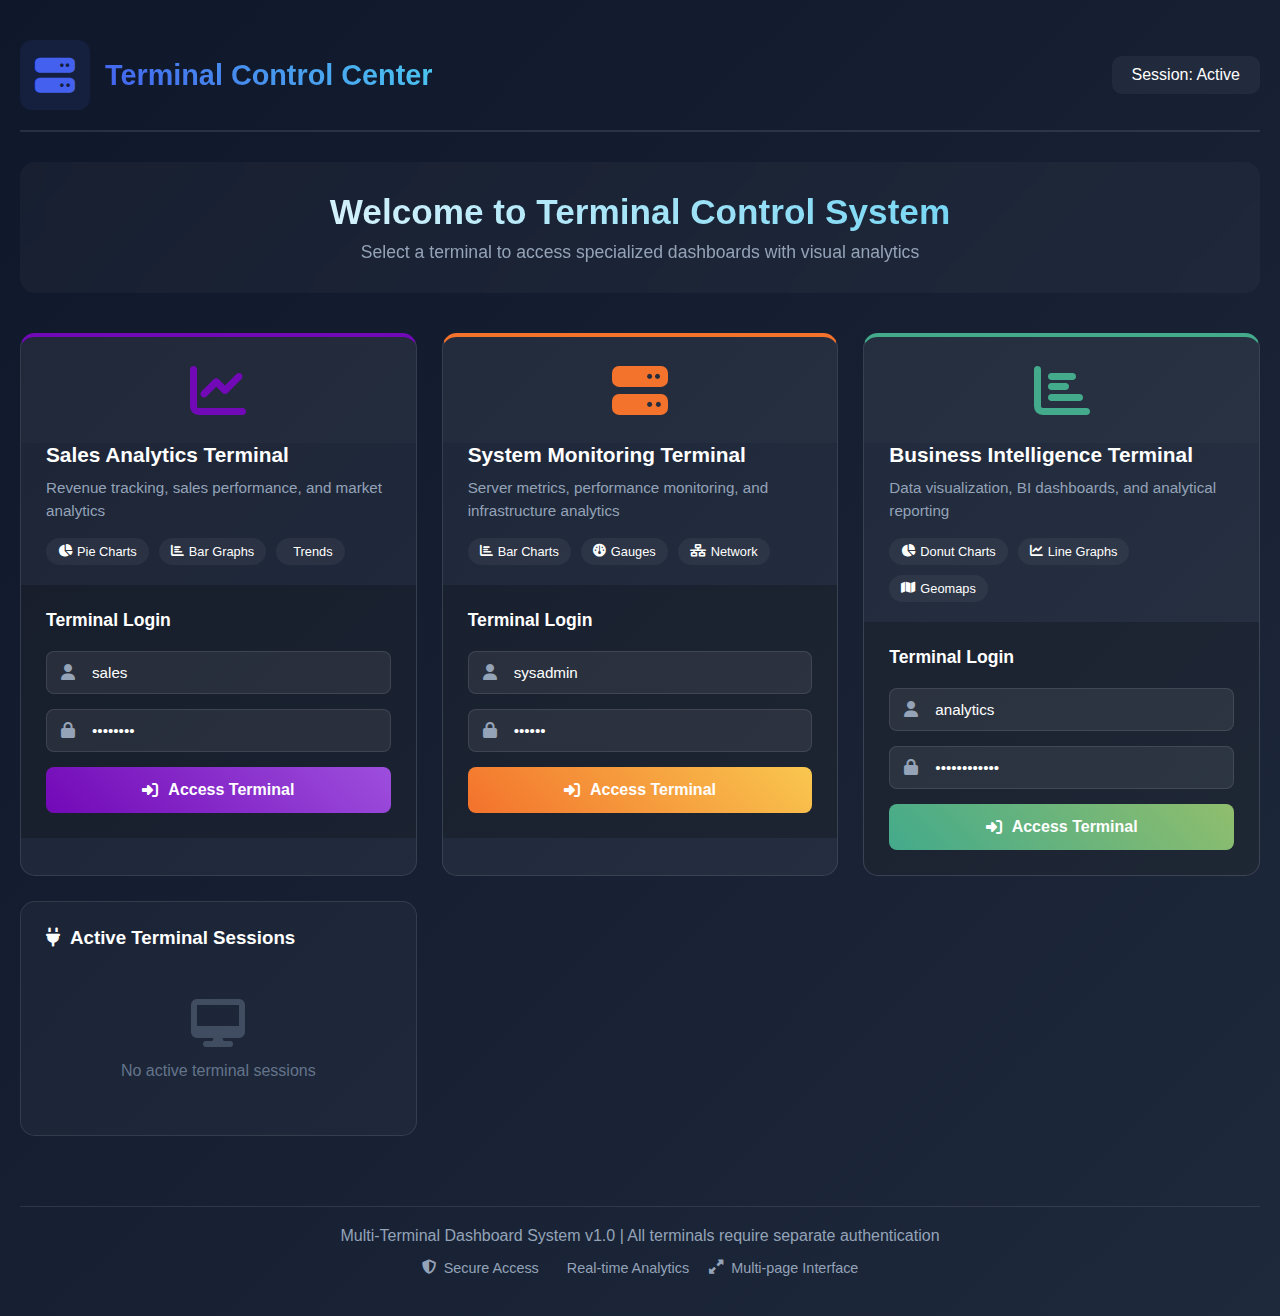
<file: index.html>
<!DOCTYPE html>
<html lang="en">
<head>
    <meta charset="UTF-8">
    <meta name="viewport" content="width=device-width, initial-scale=1.0">
    <title>Multi-Terminal Dashboard System</title>
    <link rel="stylesheet" href="style.css">
    <link rel="stylesheet" href="https://cdnjs.cloudflare.com/ajax/libs/font-awesome/6.4.0/css/all.min.css">
</head>
<body>
    <div class="container">
        <!-- Header -->
        <header class="main-header">
            <div class="logo">
                <i class="fas fa-server"></i>
                <h1>Terminal Control Center</h1>
            </div>
            <div class="user-info">
                <span id="session-time">Session: Active</span>
            </div>
        </header>

        <!-- Main Content -->
        <main class="dashboard">
            <div class="welcome-section">
                <h2>Welcome to Terminal Control System</h2>
                <p>Select a terminal to access specialized dashboards with visual analytics</p>
            </div>

            <!-- Terminal Cards -->
            <div class="terminals-grid">
                <!-- Terminal 1 - Sales Analytics -->
                <div class="terminal-card" id="terminal-sales">
                    <div class="terminal-icon">
                        <i class="fas fa-chart-line"></i>
                    </div>
                    <div class="terminal-info">
                        <h3>Sales Analytics Terminal</h3>
                        <p>Revenue tracking, sales performance, and market analytics</p>
                        <div class="terminal-features">
                            <span><i class="fas fa-chart-pie"></i> Pie Charts</span>
                            <span><i class="fas fa-chart-bar"></i> Bar Graphs</span>
                            <span><i class="fas fa-trend-up"></i> Trends</span>
                        </div>
                    </div>
                    <div class="terminal-login">
                        <div class="login-form">
                            <h4>Terminal Login</h4>
                            <div class="input-group">
                                <i class="fas fa-user"></i>
                                <input type="text" id="sales-user" placeholder="Username" value="sales">
                            </div>
                            <div class="input-group">
                                <i class="fas fa-lock"></i>
                                <input type="password" id="sales-pass" placeholder="Password" value="sales123">
                            </div>
                            <div class="login-error" id="error-sales"></div>
                            <button class="login-btn" onclick="loginTerminal('sales')">
                                <i class="fas fa-sign-in-alt"></i> Access Terminal
                            </button>
                        </div>
                    </div>
                </div>

                <!-- Terminal 2 - System Monitoring -->
                <div class="terminal-card" id="terminal-system">
                    <div class="terminal-icon">
                        <i class="fas fa-server"></i>
                    </div>
                    <div class="terminal-info">
                        <h3>System Monitoring Terminal</h3>
                        <p>Server metrics, performance monitoring, and infrastructure analytics</p>
                        <div class="terminal-features">
                            <span><i class="fas fa-chart-bar"></i> Bar Charts</span>
                            <span><i class="fas fa-gauge"></i> Gauges</span>
                            <span><i class="fas fa-network-wired"></i> Network</span>
                        </div>
                    </div>
                    <div class="terminal-login">
                        <div class="login-form">
                            <h4>Terminal Login</h4>
                            <div class="input-group">
                                <i class="fas fa-user"></i>
                                <input type="text" id="system-user" placeholder="Username" value="sysadmin">
                            </div>
                            <div class="input-group">
                                <i class="fas fa-lock"></i>
                                <input type="password" id="system-pass" placeholder="Password" value="sys123">
                            </div>
                            <div class="login-error" id="error-system"></div>
                            <button class="login-btn" onclick="loginTerminal('system')">
                                <i class="fas fa-sign-in-alt"></i> Access Terminal
                            </button>
                        </div>
                    </div>
                </div>

                <!-- Terminal 3 - Business Intelligence -->
                <div class="terminal-card" id="terminal-analytics">
                    <div class="terminal-icon">
                        <i class="fas fa-chart-bar"></i>
                    </div>
                    <div class="terminal-info">
                        <h3>Business Intelligence Terminal</h3>
                        <p>Data visualization, BI dashboards, and analytical reporting</p>
                        <div class="terminal-features">
                            <span><i class="fas fa-chart-pie"></i> Donut Charts</span>
                            <span><i class="fas fa-chart-line"></i> Line Graphs</span>
                            <span><i class="fas fa-map"></i> Geomaps</span>
                        </div>
                    </div>
                    <div class="terminal-login">
                        <div class="login-form">
                            <h4>Terminal Login</h4>
                            <div class="input-group">
                                <i class="fas fa-user"></i>
                                <input type="text" id="analytics-user" placeholder="Username" value="analytics">
                            </div>
                            <div class="input-group">
                                <i class="fas fa-lock"></i>
                                <input type="password" id="analytics-pass" placeholder="Password" value="analytics123">
                            </div>
                            <div class="login-error" id="error-analytics"></div>
                            <button class="login-btn" onclick="loginTerminal('analytics')">
                                <i class="fas fa-sign-in-alt"></i> Access Terminal
                            </button>
                        </div>
                    </div>
                </div>

                <!-- Terminal 4 - Financial Terminal -->
                <!-- <div class="terminal-card" id="terminal-finance">
                    <div class="terminal-icon">
                        <i class="fas fa-coins"></i>
                    </div>
                    <div class="terminal-info">
                        <h3>Financial Terminal</h3>
                        <p>Financial metrics, revenue analysis, and investment tracking</p>
                        <div class="terminal-features">
                            <span><i class="fas fa-chart-pie"></i> Pie Charts</span>
                            <span><i class="fas fa-chart-line"></i> Line Charts</span>
                            <span><i class="fas fa-wallet"></i> Budget</span>
                        </div>
                    </div>
                    <div class="terminal-login">
                        <div class="login-form">
                            <h4>Terminal Login</h4>
                            <div class="input-group">
                                <i class="fas fa-user"></i>
                                <input type="text" id="finance-user" placeholder="Username" value="finance">
                            </div>
                            <div class="input-group">
                                <i class="fas fa-lock"></i>
                                <input type="password" id="finance-pass" placeholder="Password" value="finance123">
                            </div>
                            <div class="login-error" id="error-finance"></div>
                            <button class="login-btn" onclick="loginTerminal('finance')">
                                <i class="fas fa-sign-in-alt"></i> Access Terminal
                            </button>
                        </div>
                    </div>
                </div>
            </div> -->

            <!-- Active Sessions Panel -->
            <div class="sessions-panel">
                <h3><i class="fas fa-plug"></i> Active Terminal Sessions</h3>
                <div id="active-sessions">
                    <div class="empty-sessions">
                        <i class="fas fa-desktop"></i>
                        <p>No active terminal sessions</p>
                    </div>
                </div>
            </div>
        </main>

        <!-- Footer -->
        <footer class="main-footer">
            <p>Multi-Terminal Dashboard System v1.0 | All terminals require separate authentication</p>
            <div class="footer-info">
                <span><i class="fas fa-shield-alt"></i> Secure Access</span>
                <span><i class="fas fa-chart-network"></i> Real-time Analytics</span>
                <span><i class="fas fa-expand-alt"></i> Multi-page Interface</span>
            </div>
        </footer>
    </div>

    <script src="script.js"></script>
</body>
</html>
</file>
<file: style.css>
:root {
    --primary-blue: #4361ee;
    --secondary-blue: #3a0ca3;
    --success-green: #4cc9f0;
    --warning-orange: #f8961e;
    --danger-red: #f94144;
    --light-gray: #f8f9fa;
    --dark-gray: #343a40;
    --terminal-1: #7209b7;
    --terminal-2: #f3722c;
    --terminal-3: #43aa8b;
    --terminal-4: #577590;
}

* {
    margin: 0;
    padding: 0;
    box-sizing: border-box;
}

body {
    font-family: 'Segoe UI', Tahoma, Geneva, Verdana, sans-serif;
    background: linear-gradient(135deg, #0f172a 0%, #1e293b 100%);
    color: white;
    min-height: 100vh;
}

.container {
    max-width: 1400px;
    margin: 0 auto;
    padding: 20px;
}

/* Header Styles */
.main-header {
    display: flex;
    justify-content: space-between;
    align-items: center;
    padding: 20px 0;
    margin-bottom: 30px;
    border-bottom: 2px solid rgba(255, 255, 255, 0.1);
}

.logo {
    display: flex;
    align-items: center;
    gap: 15px;
}

.logo i {
    font-size: 2.5rem;
    color: var(--primary-blue);
    background: rgba(67, 97, 238, 0.1);
    padding: 15px;
    border-radius: 12px;
}

.logo h1 {
    font-size: 1.8rem;
    background: linear-gradient(45deg, var(--primary-blue), var(--success-green));
    -webkit-background-clip: text;
    background-clip: text;
    color: transparent;
}

.user-info {
    background: rgba(255, 255, 255, 0.05);
    padding: 10px 20px;
    border-radius: 10px;
    font-weight: 500;
}

/* Welcome Section */
.welcome-section {
    text-align: center;
    margin-bottom: 40px;
    padding: 30px;
    background: rgba(255, 255, 255, 0.03);
    border-radius: 15px;
    backdrop-filter: blur(10px);
}

.welcome-section h2 {
    font-size: 2.2rem;
    margin-bottom: 10px;
    background: linear-gradient(45deg, #fff, var(--success-green));
    -webkit-background-clip: text;
    background-clip: text;
    color: transparent;
}

.welcome-section p {
    color: #94a3b8;
    font-size: 1.1rem;
    max-width: 600px;
    margin: 0 auto;
}

/* Terminals Grid */
.terminals-grid {
    display: grid;
    grid-template-columns: repeat(auto-fit, minmax(320px, 1fr));
    gap: 25px;
    margin-bottom: 40px;
}

.terminal-card {
    background: rgba(255, 255, 255, 0.05);
    border-radius: 15px;
    overflow: hidden;
    transition: all 0.3s ease;
    border: 1px solid rgba(255, 255, 255, 0.1);
    position: relative;
}

.terminal-card:hover {
    transform: translateY(-5px);
    border-color: rgba(255, 255, 255, 0.2);
    box-shadow: 0 15px 35px rgba(0, 0, 0, 0.3);
}

.terminal-card#terminal-sales {
    border-top: 4px solid var(--terminal-1);
}

.terminal-card#terminal-system {
    border-top: 4px solid var(--terminal-2);
}

.terminal-card#terminal-analytics {
    border-top: 4px solid var(--terminal-3);
}

.terminal-card#terminal-finance {
    border-top: 4px solid var(--terminal-4);
}

.terminal-icon {
    padding: 25px;
    text-align: center;
    background: rgba(255, 255, 255, 0.02);
}

.terminal-icon i {
    font-size: 3.5rem;
    color: var(--primary-blue);
}

.terminal-card#terminal-sales .terminal-icon i {
    color: var(--terminal-1);
}

.terminal-card#terminal-system .terminal-icon i {
    color: var(--terminal-2);
}

.terminal-card#terminal-analytics .terminal-icon i {
    color: var(--terminal-3);
}

.terminal-card#terminal-finance .terminal-icon i {
    color: var(--terminal-4);
}

.terminal-info {
    padding: 0 25px;
}

.terminal-info h3 {
    font-size: 1.3rem;
    margin-bottom: 10px;
    color: #fff;
}

.terminal-info p {
    color: #94a3b8;
    font-size: 0.95rem;
    margin-bottom: 15px;
    line-height: 1.5;
}

.terminal-features {
    display: flex;
    flex-wrap: wrap;
    gap: 10px;
    margin-bottom: 20px;
}

.terminal-features span {
    background: rgba(255, 255, 255, 0.05);
    padding: 6px 12px;
    border-radius: 20px;
    font-size: 0.8rem;
    display: flex;
    align-items: center;
    gap: 5px;
}

/* Login Form */
.terminal-login {
    padding: 25px;
    background: rgba(0, 0, 0, 0.2);
}

.login-form h4 {
    margin-bottom: 20px;
    color: #fff;
    font-size: 1.1rem;
}

.input-group {
    position: relative;
    margin-bottom: 15px;
}

.input-group i {
    position: absolute;
    left: 15px;
    top: 50%;
    transform: translateY(-50%);
    color: #94a3b8;
}

.input-group input {
    width: 100%;
    padding: 12px 15px 12px 45px;
    background: rgba(255, 255, 255, 0.07);
    border: 1px solid rgba(255, 255, 255, 0.1);
    border-radius: 8px;
    color: white;
    font-size: 0.95rem;
    transition: all 0.3s;
}

.input-group input:focus {
    outline: none;
    border-color: var(--primary-blue);
    background: rgba(255, 255, 255, 0.1);
}

.login-error {
    color: var(--danger-red);
    font-size: 0.9rem;
    margin: 10px 0;
    padding: 10px;
    background: rgba(249, 65, 68, 0.1);
    border-radius: 6px;
    border-left: 3px solid var(--danger-red);
    display: none;
}

.login-btn {
    width: 100%;
    padding: 14px;
    background: linear-gradient(45deg, var(--primary-blue), var(--secondary-blue));
    color: white;
    border: none;
    border-radius: 8px;
    font-size: 1rem;
    font-weight: 600;
    cursor: pointer;
    display: flex;
    align-items: center;
    justify-content: center;
    gap: 10px;
    transition: all 0.3s;
    margin-top: 10px;
}

.login-btn:hover {
    transform: translateY(-2px);
    box-shadow: 0 8px 20px rgba(67, 97, 238, 0.3);
}

.terminal-card#terminal-sales .login-btn {
    background: linear-gradient(45deg, var(--terminal-1), #9d4edd);
}

.terminal-card#terminal-system .login-btn {
    background: linear-gradient(45deg, var(--terminal-2), #f9c74f);
}

.terminal-card#terminal-analytics .login-btn {
    background: linear-gradient(45deg, var(--terminal-3), #90be6d);
}

.terminal-card#terminal-finance .login-btn {
    background: linear-gradient(45deg, var(--terminal-4), #4d908e);
}

/* Sessions Panel */
.sessions-panel {
    background: rgba(255, 255, 255, 0.03);
    border-radius: 15px;
    padding: 25px;
    margin-bottom: 30px;
    border: 1px solid rgba(255, 255, 255, 0.1);
}

.sessions-panel h3 {
    margin-bottom: 20px;
    color: #fff;
    display: flex;
    align-items: center;
    gap: 10px;
}

#active-sessions {
    display: grid;
    grid-template-columns: repeat(auto-fit, minmax(250px, 1fr));
    gap: 15px;
}

.active-session {
    background: rgba(255, 255, 255, 0.05);
    padding: 15px;
    border-radius: 10px;
    border-left: 4px solid var(--primary-blue);
    display: flex;
    justify-content: space-between;
    align-items: center;
}

.session-info h4 {
    font-size: 1rem;
    margin-bottom: 5px;
}

.session-info p {
    color: #94a3b8;
    font-size: 0.85rem;
}

.close-session {
    background: rgba(249, 65, 68, 0.1);
    color: var(--danger-red);
    border: none;
    width: 30px;
    height: 30px;
    border-radius: 50%;
    cursor: pointer;
    display: flex;
    align-items: center;
    justify-content: center;
    transition: all 0.3s;
}

.close-session:hover {
    background: rgba(249, 65, 68, 0.2);
}

.empty-sessions {
    text-align: center;
    padding: 30px;
    color: #64748b;
}

.empty-sessions i {
    font-size: 3rem;
    margin-bottom: 15px;
    opacity: 0.5;
}

/* Footer */
.main-footer {
    text-align: center;
    padding: 20px;
    color: #94a3b8;
    border-top: 1px solid rgba(255, 255, 255, 0.1);
    margin-top: 30px;
}

.footer-info {
    display: flex;
    justify-content: center;
    gap: 20px;
    margin-top: 15px;
    flex-wrap: wrap;
}

.footer-info span {
    display: flex;
    align-items: center;
    gap: 8px;
    font-size: 0.9rem;
}

/* Responsive Design */
@media (max-width: 768px) {
    .terminals-grid {
        grid-template-columns: 1fr;
    }
    
    .main-header {
        flex-direction: column;
        text-align: center;
        gap: 15px;
    }
    
    .logo h1 {
        font-size: 1.5rem;
    }
}
</file>
